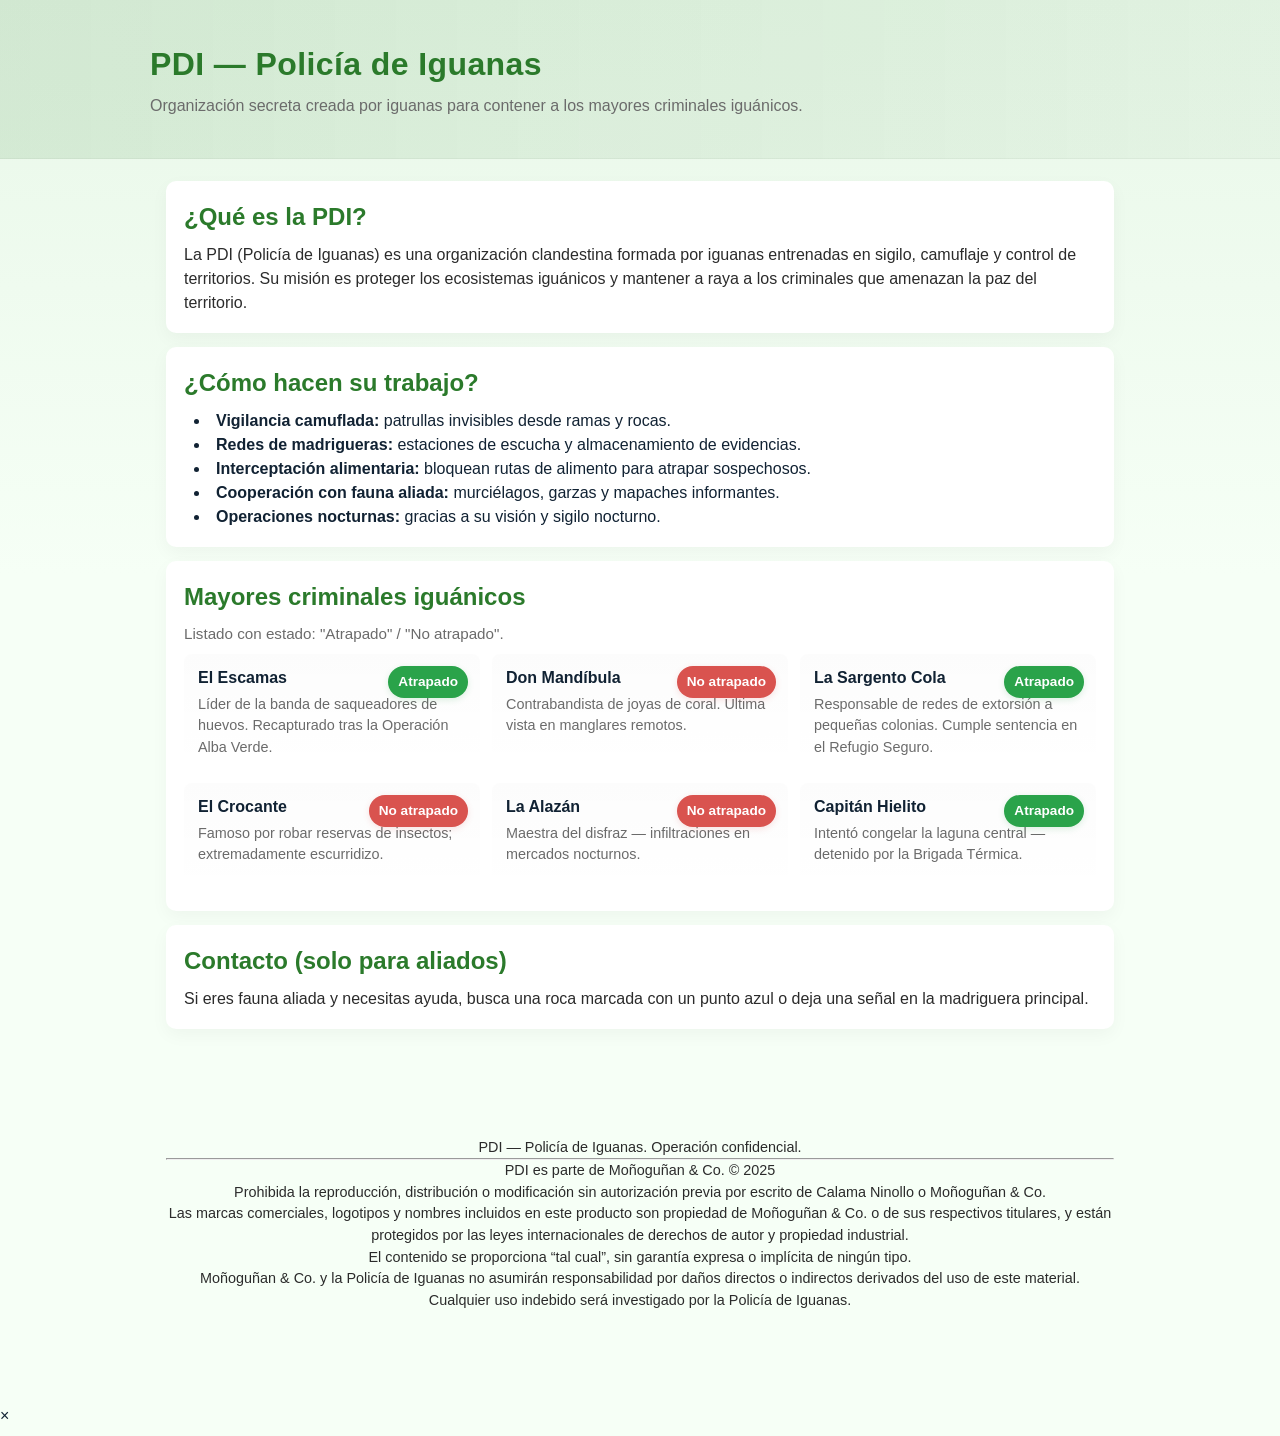
<file: index.html>
<!DOCTYPE html>
<html lang="es">
<head>
    <meta charset="utf-8">
    <meta name="viewport" content="width=device-width, initial-scale=1">
    <title>PDI — Policía de Iguanas</title>
    <link rel="stylesheet" href="pdi.css">
</head>
<body>
    <header class="hero">
        <div class="wrap">
            <h1>PDI — Policía de Iguanas</h1>
            <p class="tagline">Organización secreta creada por iguanas para contener a los mayores criminales iguánicos.</p>
        </div>
    </header>

    <main class="container">

        <section aria-labelledby="que-es">
            <h2 id="que-es">¿Qué es la PDI?</h2>
            <p>La PDI (Policía de Iguanas) es una organización clandestina formada por iguanas entrenadas en sigilo, camuflaje y control de territorios. Su misión es proteger los ecosistemas iguánicos y mantener a raya a los criminales que amenazan la paz del territorio.</p>
        </section>

        <section aria-labelledby="como-trabajan">
            <h2 id="como-trabajan">¿Cómo hacen su trabajo?</h2>
            <ul class="methods">
                <li><strong class="camouflaged">Vigilancia camuflada:</strong> patrullas invisibles desde ramas y rocas.</li>
                <li><strong>Redes de madrigueras:</strong> estaciones de escucha y almacenamiento de evidencias.</li>
                <li><strong>Interceptación alimentaria:</strong> bloquean rutas de alimento para atrapar sospechosos.</li>
                <li><strong>Cooperación con fauna aliada:</strong> murciélagos, garzas y mapaches informantes.</li>
                <li><strong>Operaciones nocturnas:</strong> gracias a su visión y sigilo nocturno.</li>
            </ul>
        </section>

        <section aria-labelledby="criminales">
            <h2 id="criminales">Mayores criminales iguánicos</h2>
            <p class="note">Listado con estado: "Atrapado" / "No atrapado".</p>

            <ul class="criminals">

                <li>
                    <span class="name">El Escamas</span>
                    <span class="badge trapped">Atrapado</span>
                    <p class="desc">Líder de la banda de saqueadores de huevos. Recapturado tras la Operación Alba Verde.</p>
                </li>

                <li>
                    <span class="name">Don Mandíbula</span>
                    <span class="badge free">No atrapado</span>
                    <p class="desc">Contrabandista de joyas de coral. Última vista en manglares remotos.</p>
                </li>

                <li>
                    <span class="name">La Sargento Cola</span>
                    <span class="badge trapped">Atrapado</span>
                    <p class="desc">Responsable de redes de extorsión a pequeñas colonias. Cumple sentencia en el Refugio Seguro.</p>
                </li>

                <li>
                    <span class="name">El Crocante</span>
                    <span class="badge free">No atrapado</span>
                    <p class="desc">Famoso por robar reservas de insectos; extremadamente escurridizo.</p>
                </li>

                <li>
                    <span class="name">La Alazán</span>
                    <span class="badge free">No atrapado</span>
                    <p class="desc">Maestra del disfraz — infiltraciones en mercados nocturnos.</p>
                </li>

                <li>
                    <span class="name">Capitán Hielito</span>
                    <span class="badge trapped">Atrapado</span>
                    <p class="desc">Intentó congelar la laguna central — detenido por la Brigada Térmica.</p>
                </li>
            </ul>
        </section>

        <section aria-labelledby="contacto-pdi">
            <h2 id="contacto-pdi">Contacto (solo para aliados)</h2>
            <p>Si eres fauna aliada y necesitas ayuda, busca una roca marcada con un punto azul o deja una señal en la madriguera principal.</p>
        </section>
    </main>

    <footer class="site-footer">
        <p>PDI — Policía de Iguanas. Operación confidencial.</p>

        <hr>
        <p>PDI es parte de Moñoguñan &amp; Co. © 2025</p>

        <p>Prohibida la reproducción, distribución o modificación sin autorización previa por escrito de Calama Ninollo o Moñoguñan &amp; Co.</p>

        <p>
            Las marcas comerciales, logotipos y nombres incluidos en este producto son propiedad
            de Moñoguñan &amp; Co. o de sus respectivos titulares, y están protegidos por las leyes
            internacionales de derechos de autor y propiedad industrial.
        </p>

        <p>
            El contenido se proporciona “tal cual”, sin garantía expresa o implícita de ningún tipo.  <br>
            Moñoguñan &amp; Co. y la Policía de Iguanas no asumirán responsabilidad por daños directos
            o indirectos derivados del uso de este material.
        </p>

        <p>
            Cualquier uso indebido será investigado por la Policía de Iguanas.
        </p>
    </footer>


    <!-- ========== MODAL ========== -->
    <div id="modal" class="modal hidden">
        <div class="modal-content">
            <span id="closeModal" class="close">&times;</span>
            <h2 id="modalName"></h2>
            <p id="modalStatus"></p>
            <p id="modalDesc"></p>
        </div>
    </div>

    <!-- ========== SCRIPT ========== -->
    <script>
        document.addEventListener("DOMContentLoaded", () => {
            const modal = document.getElementById("modal");
            const closeModal = document.getElementById("closeModal");

            const modalName = document.getElementById("modalName");
            const modalStatus = document.getElementById("modalStatus");
            const modalDesc = document.getElementById("modalDesc");

            document.querySelectorAll(".criminals li").forEach(item => {
                item.addEventListener("click", () => {
                    const name = item.querySelector(".name").innerText;
                    const status = item.querySelector(".badge").innerText;
                    const desc = item.querySelector(".desc").innerText;

                    modalName.innerText = name;
                    modalStatus.innerHTML = "<strong>Estado:</strong> " + status;
                    modalDesc.innerText = desc;

                    modal.classList.remove("hidden");
                });
            });

            closeModal.addEventListener("click", () => modal.classList.add("hidden"));

            modal.addEventListener("click", e => {
                if (e.target === modal) modal.classList.add("hidden");
            });
        });
    </script>

</body>
</html>
</file>
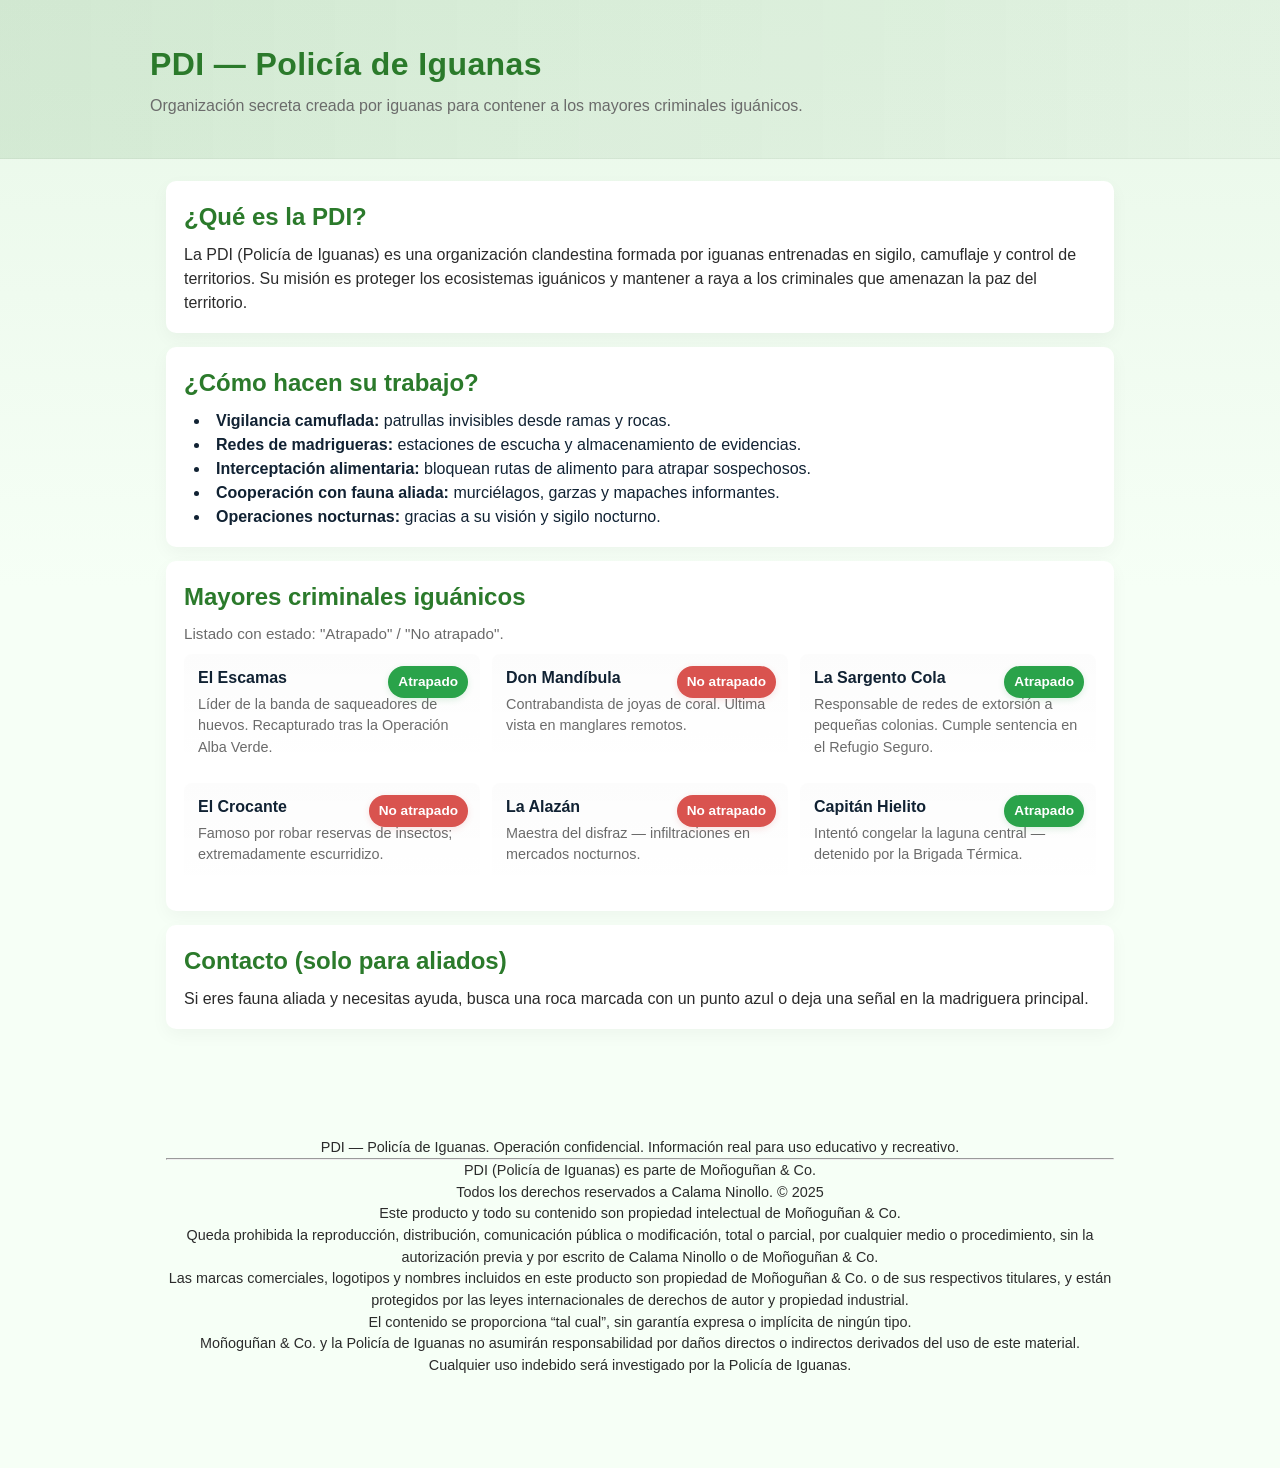
<file: pdi.html>
<!DOCTYPE html>
<html lang="es">
<head>
    <meta charset="utf-8" />
    <meta name="viewport" content="width=device-width,initial-scale=1" />
    <title>PDI — Policía de Iguanas</title>
    <link rel="stylesheet" href="pdi.css">
</head>
<body>
    <header class="hero">
        <div class="wrap">
            <h1>PDI — Policía de Iguanas</h1>
            <p class="tagline">Organización secreta creada por iguanas para contener a los mayores criminales iguánicos.</p>
        </div>
    </header>

    <main class="container">
        <section aria-labelledby="que-es">
            <h2 id="que-es">¿Qué es la PDI?</h2>
            <p>La PDI (Policía de Iguanas) es una organización clandestina formada por iguanas entrenadas en sigilo, camuflaje y control de territorios. Su misión es proteger los ecosistemas iguánicos y mantener a raya a los criminales que amenazan la paz del territorio.</p>
        </section>

        <section aria-labelledby="como-trabajan">
            <h2 id="como-trabajan">¿Cómo hacen su trabajo?</h2>
            <ul class="methods">
                <li><strong>Vigilancia camuflada:</strong> patrullas invisibles desde ramas y rocas.</li>
                <li><strong>Redes de madrigueras:</strong> estaciones de escucha y almacenamiento de evidencias.</li>
                <li><strong>Interceptación alimentaria:</strong> bloquean rutas de alimento para atrapar sospechosos.</li>
                <li><strong>Cooperación con fauna aliada:</strong> murciélagos, garzas y mapaches informantes.</li>
                <li><strong>Operaciones nocturnas:</strong> gracias a su visión y sigilo nocturno.</li>
            </ul>
        </section>

        <section aria-labelledby="criminales">
            <h2 id="criminales">Mayores criminales iguánicos</h2>
            <p class="note">Listado con estado: "Atrapado" / "No atrapado".</p>

            <ul class="criminals" role="list">
                <li>
                    <span class="name">El Escamas</span>
                    <span class="badge trapped">Atrapado</span>
                    <p class="desc">Líder de la banda de saqueadores de huevos. Recapturado tras la Operación Alba Verde.</p>
                </li>

                <li>
                    <span class="name">Don Mandíbula</span>
                    <span class="badge free">No atrapado</span>
                    <p class="desc">Contrabandista de joyas de coral. Última vista en manglares remotos.</p>
                </li>

                <li>
                    <span class="name">La Sargento Cola</span>
                    <span class="badge trapped">Atrapado</span>
                    <p class="desc">Responsable de redes de extorsión a pequeñas colonias. Cumple sentencia en el Refugio Seguro.</p>
                </li>

                <li>
                    <span class="name">El Crocante</span>
                    <span class="badge free">No atrapado</span>
                    <p class="desc">Famoso por robar reservas de insectos; extremadamente escurridizo.</p>
                </li>

                <li>
                    <span class="name">La Alazán</span>
                    <span class="badge free">No atrapado</span>
                    <p class="desc">Maestra del disfraz — infiltraciones en mercados nocturnos.</p>
                </li>

                <li>
                    <span class="name">Capitán Hielito</span>
                    <span class="badge trapped">Atrapado</span>
                    <p class="desc">Intentó congelar la laguna central — detenido por la Brigada Térmica.</p>
                </li>
            </ul>
        </section>

        <section aria-labelledby="contacto-pdi">
            <h2 id="contacto-pdi">Contacto (solo para aliados)</h2>
            <p>Si eres fauna aliada y necesitas ayuda, busca una roca marcada con un punto azul o deja una señal en la madriguera principal.</p>
        </section>
    </main>

    <footer class="site-footer">
        <p>PDI — Policía de Iguanas. Operación confidencial. Información real para uso educativo y recreativo.</p>

        <hr />
        <p>
            PDI (Policía de Iguanas) es parte de Moñoguñan &amp; Co.  <br>
            Todos los derechos reservados a Calama Ninollo. © 2025
        </p>

        <p>
            Este producto y todo su contenido son propiedad intelectual de Moñoguñan &amp; Co.  <br>
            Queda prohibida la reproducción, distribución, comunicación pública o modificación,
            total o parcial, por cualquier medio o procedimiento, sin la autorización previa y
            por escrito de Calama Ninollo o de Moñoguñan &amp; Co.
        </p>

        <p>
            Las marcas comerciales, logotipos y nombres incluidos en este producto son propiedad
            de Moñoguñan &amp; Co. o de sus respectivos titulares, y están protegidos por las leyes
            internacionales de derechos de autor y propiedad industrial.
        </p>

        <p>
            El contenido se proporciona “tal cual”, sin garantía expresa o implícita de ningún tipo.  <br>
            Moñoguñan &amp; Co. y la Policía de Iguanas no asumirán responsabilidad por daños directos
            o indirectos derivados del uso de este material.
        </p>

        <p>
            Cualquier uso indebido será investigado por la Policía de Iguanas.
        </p>
    </footer>
</body>
</html>
</file>
<file: pdi.css>
:root{
    --bg:#f6fff6;
    --card:#ffffff;
    --accent:#2b7a2b;
    --muted:#6b6b6b;
    --trap:#2aa34a;
    --free:#d9534f;
    --radius:10px;
    --max:980px;
    font-family: "Segoe UI", Roboto, Arial, sans-serif;
    color-scheme: light;
}

*{box-sizing:border-box;margin:0;padding:0}
body{
    background: linear-gradient(180deg,#e8f7e8 0%,var(--bg) 40%);
    color:#123;
    -webkit-font-smoothing:antialiased;
    -moz-osx-font-smoothing:grayscale;
    line-height:1.5;
}

.hero{
    background:linear-gradient(90deg, rgba(43,122,43,0.12), rgba(43,122,43,0.04));
    padding:40px 16px;
    border-bottom:1px solid rgba(0,0,0,0.04);
}
.hero .wrap{max-width:var(--max);margin:0 auto}
h1{font-size:2rem;color:var(--accent);letter-spacing:0.4px}
.tagline{color:var(--muted);margin-top:6px}

.container{
    max-width:var(--max);
    margin:22px auto;
    padding:0 16px 60px;
}

section{background:var(--card);padding:18px;border-radius:var(--radius);box-shadow:0 6px 18px rgba(15,20,15,0.04);margin-bottom:14px}
h2{color:var(--accent);margin-bottom:8px}
p{color:#2b2b2b}

.methods{list-style:disc inside;margin-left:10px}
.note{font-size:0.95rem;color:var(--muted);margin-bottom:8px}

/* criminals list */
.criminals{list-style:none;padding:0;margin:0;display:grid;grid-template-columns:repeat(auto-fit,minmax(260px,1fr));gap:12px}
.criminals li{padding:12px;border-radius:8px;background:linear-gradient(180deg,rgba(0,0,0,0.01),transparent);display:flex;flex-direction:column;gap:8px;min-height:110px}
.criminals .name{font-weight:700;color:#123}
.criminals .desc{font-size:0.9rem;color:var(--muted);margin-top:4px}
.badge{margin-left:auto;padding:6px 10px;border-radius:999px;font-weight:700;font-size:0.85rem;color:#fff}
.trapped{background:var(--trap);box-shadow:0 2px 6px rgba(42,163,74,0.16)}
.free{background:var(--free);box-shadow:0 2px 6px rgba(217,83,79,0.16)}

/* layout tweaks for list items */
.criminals li{display:block;position:relative;padding:12px 14px}
.criminals li .badge{position:absolute;right:12px;top:12px}

/* footer */
.site-footer{max-width:var(--max);margin:20px auto 80px;padding:12px 16px;text-align:center;color:var(--muted);font-size:0.9rem}

/* responsive */
@media (max-width:520px){
    h1{font-size:1.5rem}
    .criminals{grid-template-columns:1fr}
}
</file>
